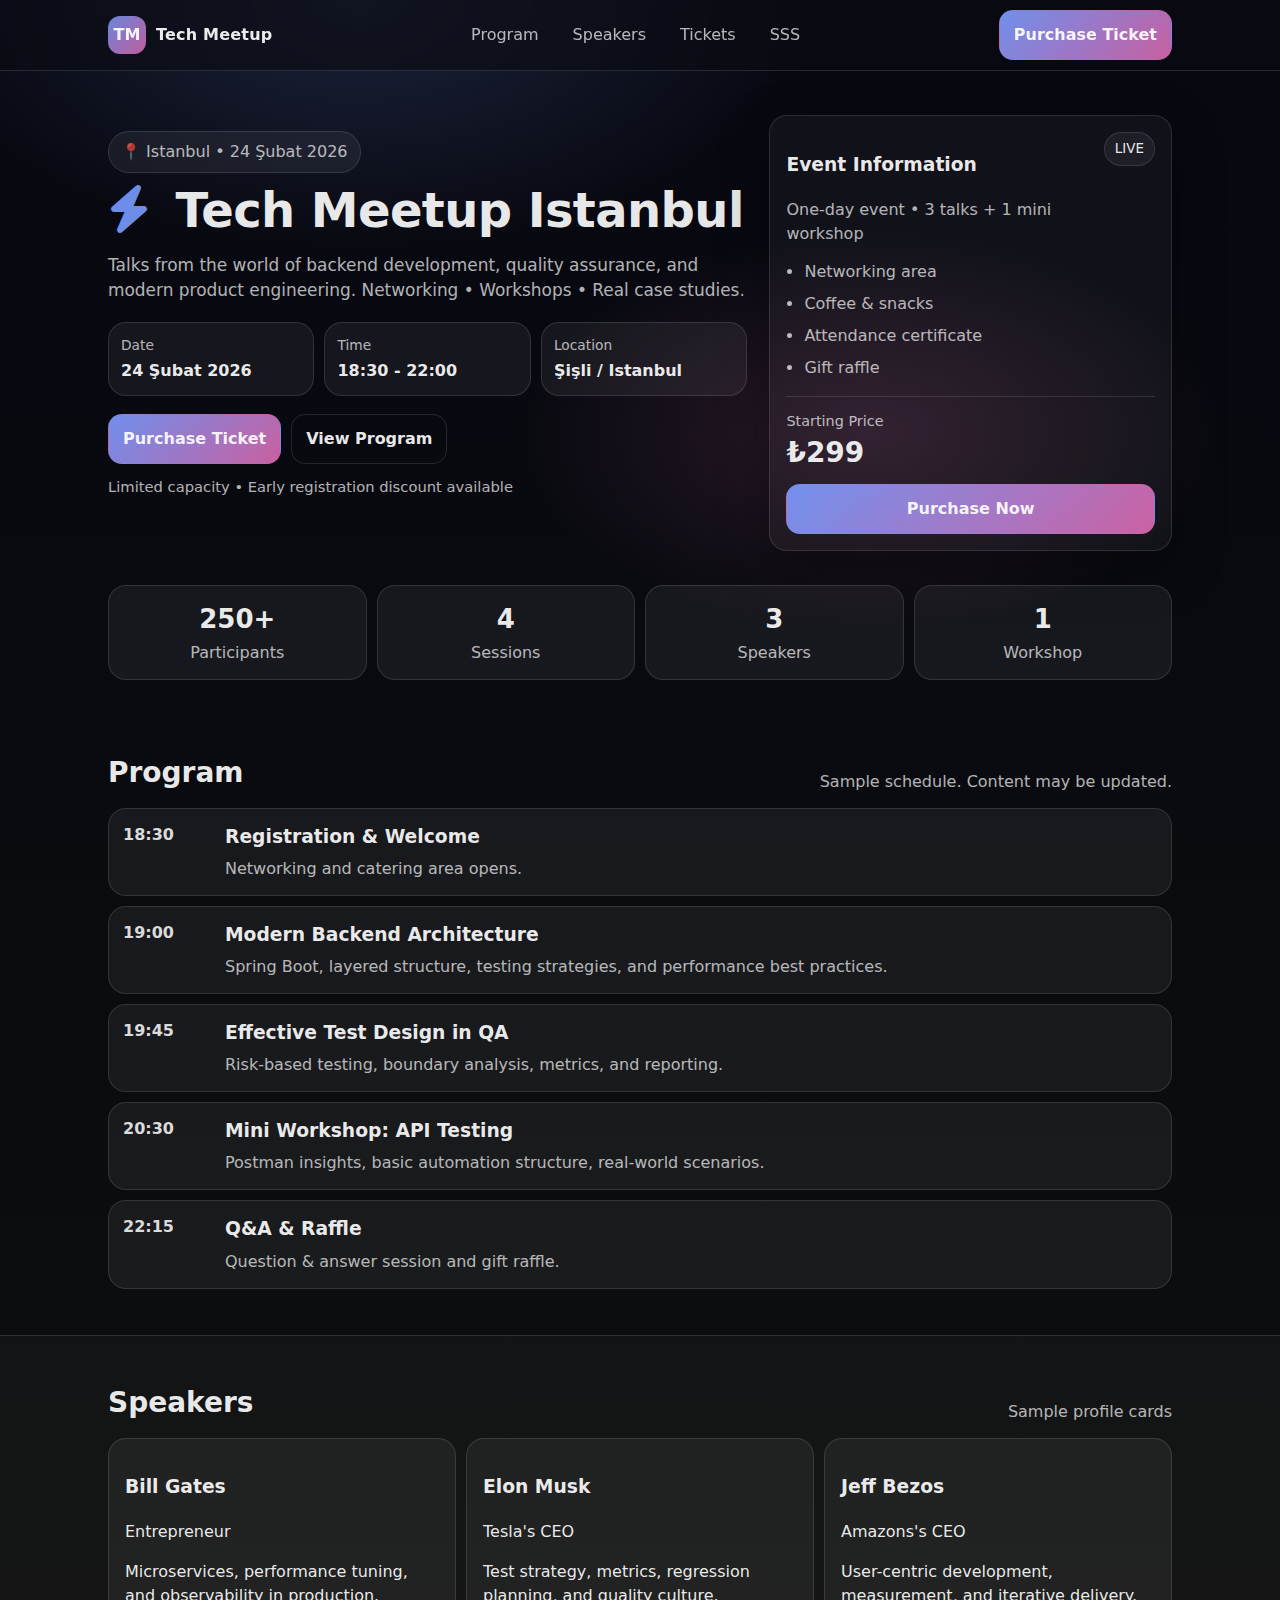
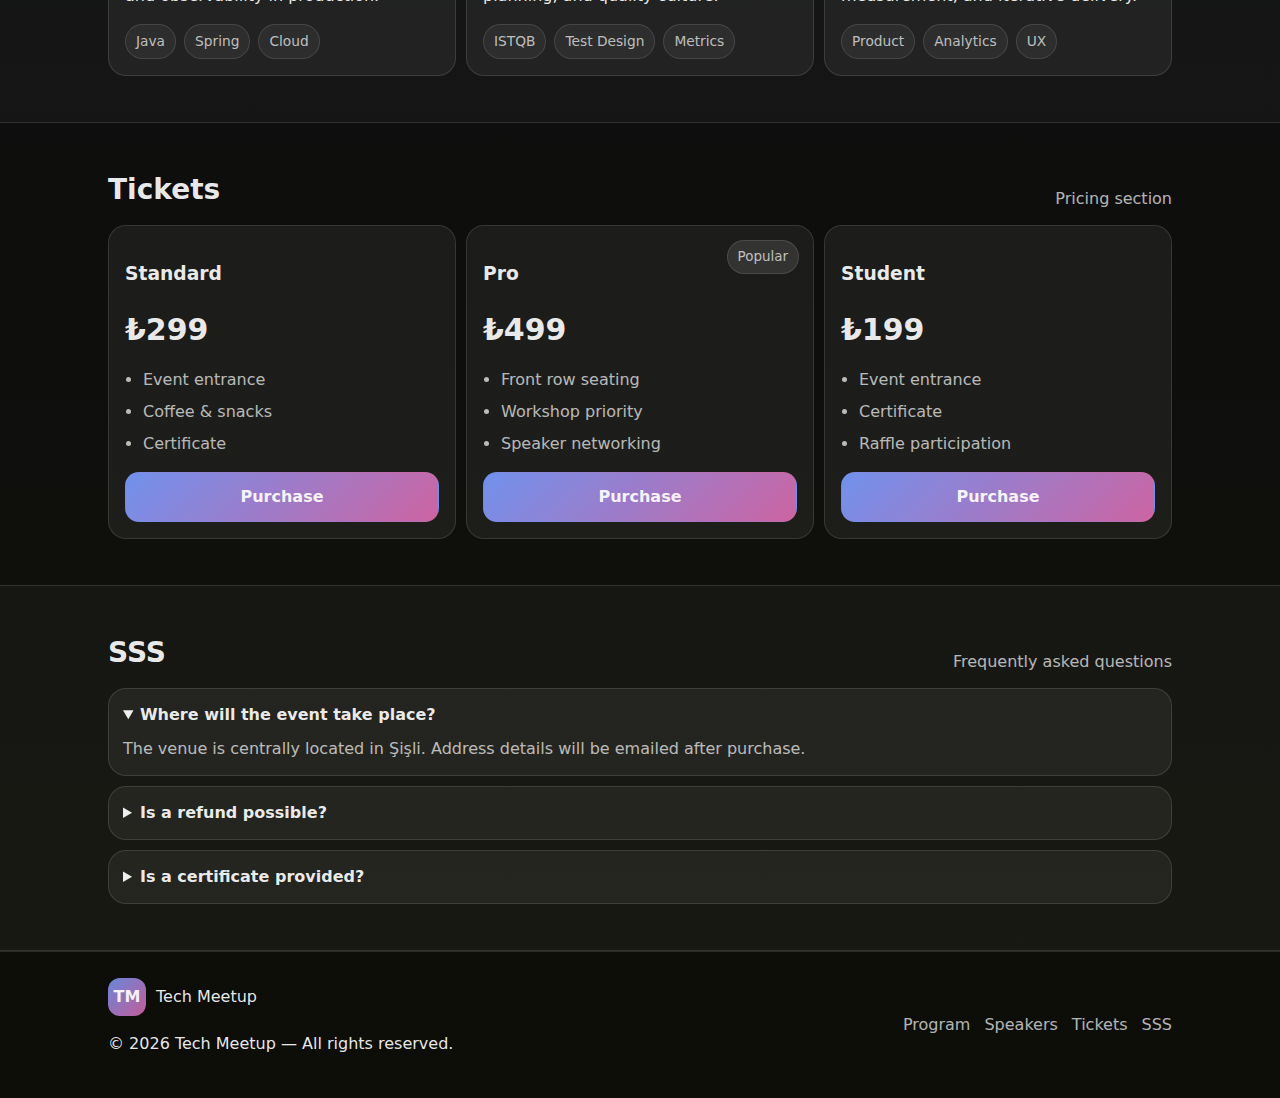
<file: index.html>
<!DOCTYPE html>
<html lang="en">
<head>
    <meta charset="UTF-8">
    <meta name="viewport" content="width=device-width, initial-scale=1.0">
    <title>Tech Meetup Istanbul • Event</title>
    <link rel="icon" href="data:image/svg+xml,%3Csvg xmlns='http://www.w3.org/2000/svg' viewBox='0 0 100 100'%3E%3Crect width='100' height='100' fill='%230d1321'/%3E%3Ctext x='50' y='62' font-size='54' text-anchor='middle' fill='white' font-family='Arial, sans-serif'%3ETM%3C/text%3E%3C/svg%3E">
    <link rel="stylesheet" href="style.css">
    <link rel="stylesheet" href="https://cdnjs.cloudflare.com/ajax/libs/font-awesome/6.5.2/css/all.min.css" referrerpolicy="no-referrer">
</head>
<body>

    <!--Topbar-->
    <header class="topbar">
        <div class="container topbar__inner">
            <a class="brand" href="#">
                <span class="brand__logo">TM</span>
                <span class="brand__title">Tech Meetup</span>
            </a>

            <nav class="nav" aria-label="Main Navigation">
                <a href="#program">Program</a>
                <a href="#speakers">Speakers</a>
                <a href="#tickets">Tickets</a>
                <a href="#FAQ">SSS</a>
            </nav>

            <a class="btn btn--primary" href="cardPayment.html">
                Purchase Ticket
            </a>
        </div>
    </header>

    <main id="main-content">
        <!--Hero-->
        <section class="hero">
            <div class="container hero__grid">

            <!--Hero Content-->
            <div class="hero__content">
                <p class="badge">📍 Istanbul • 24 Şubat 2026</p>
                <h1><i class="fa-solid fa-bolt title-icon" aria-hidden="true"></i> Tech Meetup Istanbul</h1>

                <p class="lead">
                    Talks from the world of backend development, quality assurance, and modern product engineering.  
                    Networking • Workshops • Real case studies.
                </p>

                <div class="hero__meta">
                    <div class="metaCard">
                        <div class="metaCard__title">Date</div>
                        <div class="metaCard__value">24 Şubat 2026</div>
                    </div>

                    <div class="metaCard">
                        <div class="metaCard__title">Time</div>
                        <div class="metaCard__value">18:30 - 22:00</div>
                    </div>

                    <div class="metaCard">
                        <div class="metaCard__title">Location</div>
                        <div class="metaCard__value">Şişli / Istanbul</div>
                    </div>
                </div>

                <div class="hero__actions">
                    <a class="btn btn--primary" href="cardPayment.html">
                        Purchase Ticket
                    </a>
                    <a class="btn btn--ghost" href="#program">View Program</a>
                </div>

                <p class="hint">Limited capacity • Early registration discount available</p>
            </div>

            <!--Hero Event Card-->
            <div class="hero__card">
                <div class="eventCard">
                    <div class="eventCard__header flex-between">
                        <div>
                            <h3>Event Information</h3>
                            <p>One-day event • 3 talks + 1 mini workshop</p>
                        </div>
                        <div class="pill">LIVE</div>
                    </div>

                    <ul class="checklist">
                        <li>Networking area</li>
                        <li>Coffee & snacks</li>
                        <li>Attendance certificate</li>
                        <li>Gift raffle</li>
                    </ul>

                    <div class="divider"></div>

                    <div class="priceRow">
                        <div>
                            <div class="priceRow__label">Starting Price</div>
                            <div class="priceRow__price">₺299</div>
                        </div>
                        <a class="btn btn--primary btn--full" href="cardPayment.html">
                            Purchase Now
                        </a>
                    </div>
                </div>
            </div>

            </div>
        </section>

    <!--Stats-->
        <section class="stats">
            <div class="container stats__grid grid-3">
            <div class="stat">
                <div class="stat__num">250+</div>
                <div class="stat__label">Participants</div>
            </div>

            <div class="stat">
                <div class="stat__num">4</div>
                <div class="stat__label">Sessions</div>
            </div>

            <div class="stat">
                <div class="stat__num">3</div>
                <div class="stat__label">Speakers</div>
            </div>

            <div class="stat">
                <div class="stat__num">1</div>
                <div class="stat__label">Workshop</div>
            </div>
        </div>
    </section>

    <!--Program-->
    <section class="section" id="program">
        <div class="container">

            <div class="sectionHead flex-between">
                <h2>Program</h2>
                <p>Sample schedule. Content may be updated.</p>
            </div>

            <div class="timeline">

                <div class="slot">
                    <div class="slot__time">18:30</div>
                    <div class="slot__body">
                        <h3>Registration & Welcome</h3>
                        <p>Networking and catering area opens.</p>
                    </div>
                </div>

                <div class="slot">
                    <div class="slot__time">19:00</div>
                    <div class="slot__body">
                        <h3>Modern Backend Architecture</h3>
                        <p>Spring Boot, layered structure, testing strategies, and performance best practices.</p>
                    </div>
                </div>

                <div class="slot">
                    <div class="slot__time">19:45</div>
                    <div class="slot__body">
                        <h3>Effective Test Design in QA</h3>
                        <p>Risk-based testing, boundary analysis, metrics, and reporting.</p>
                    </div>
                </div>

                <div class="slot">
                    <div class="slot__time">20:30</div>
                    <div class="slot__body">
                        <h3>Mini Workshop: API Testing</h3>
                        <p>Postman insights, basic automation structure, real-world scenarios.</p>
                    </div>
                </div>

                <div class="slot">
                    <div class="slot__time">22:15</div>
                    <div class="slot__body">
                        <h3>Q&A & Raffle</h3>
                        <p>Question & answer session and gift raffle.</p>
                    </div>
                </div>

            </div>
        </div>
    </section>

    <!--Speakers-->
    <section class="section section--alt" id="speakers">
        <div class="container">

            <div class="sectionHead flex-between">
                <h2>Speakers</h2>
                <p>Sample profile cards</p>
            </div>

            <div class="grid3 grid-3">

                <article class="card">
                    <h3>Bill Gates</h3>
                    <p class="muted">Entrepreneur</p>
                    <p>Microservices, performance tuning, and observability in production.</p>
                    <div class="tags">
                        <span class="tag">Java</span>
                        <span class="tag">Spring</span>
                        <span class="tag">Cloud</span>
                    </div>
                </article>

                <article class="card">
                    <h3>Elon Musk</h3>
                    <p class="muted">Tesla's CEO</p>
                    <p>Test strategy, metrics, regression planning, and quality culture.</p>
                    <div class="tags">
                        <span class="tag">ISTQB</span>
                        <span class="tag">Test Design</span>
                        <span class="tag">Metrics</span>
                    </div>
                </article>

                <article class="card">
                    <h3>Jeff Bezos</h3>
                    <p class="muted">Amazons's CEO</p>
                    <p>User-centric development, measurement, and iterative delivery.</p>
                    <div class="tags">
                        <span class="tag">Product</span>
                        <span class="tag">Analytics</span>
                        <span class="tag">UX</span>
                    </div>
                </article>

            </div>
        </div>
    </section>

    <!--Tickets-->
    <section class="section" id="tickets">
        <div class="container">

            <div class="sectionHead flex-between">
                <h2>Tickets</h2>
                <p>Pricing section</p>
            </div>

            <div class="pricing grid-3">

                <article class="priceCard">
                    <h3>Standard</h3>
                    <p class="price">₺299</p>
                    <ul class="bullets">
                        <li>Event entrance</li>
                        <li>Coffee & snacks</li>
                        <li>Certificate</li>
                    </ul>
                    <a class="btn btn--primary btn--full" href="cardPayment.html">
                        Purchase
                    </a>
                </article>

                <article class="priceCard priceCard--highlight">
                    <div class="ribbon">Popular</div>
                    <h3>Pro</h3>
                    <p class="price">₺499</p>
                    <ul class="bullets">
                        <li>Front row seating</li>
                        <li>Workshop priority</li>
                        <li>Speaker networking</li>
                    </ul>
                    <a class="btn btn--primary btn--full" href="cardPayment.html">          
                        Purchase
                    </a>
                </article>

                <article class="priceCard">
                    <h3>Student</h3>
                    <p class="price">₺199</p>
                    <ul class="bullets">
                        <li>Event entrance</li>
                        <li>Certificate</li>
                        <li>Raffle participation</li>
                    </ul>
                    <a class="btn btn--primary btn--full" href="cardPayment.html">
                        Purchase
                    </a>
                </article>

            </div>
        </div>
    </section>

    <!--FAQ-->
    <section class="section section--alt" id="FAQ">
        <div class="container">

            <div class="sectionHead flex-between">
                <h2>SSS</h2>
                <p>Frequently asked questions</p>
            </div>

            <div class="FAQ">

                <details class="qa" open>
                    <summary>Where will the event take place?</summary>
                    <p>The venue is centrally located in Şişli. Address details will be emailed after purchase.</p>
                </details>

                <details class="qa">
                    <summary>Is a refund possible?</summary>
                    <p>Refunds are available up to 48 hours before the event.</p>
                </details>

                <details class="qa">
                    <summary>Is a certificate provided?</summary>
                    <p>Yes! A digital attendance certificate is provided.</p>
                </details>

            </div>
        </div>
    </section>
    </main>

    <!--Footer-->
    <footer class="footer">
        <div class="container footer__grid flex-between">
            <div>
                <div class="brand brand--footer">
                    <span class="brand__logo">TM</span>
                    <span class="brand__text">Tech Meetup</span>
                </div>
                <p class="muted">© 2026 Tech Meetup — All rights reserved.</p>
            </div>

            <div class="footer__links">
                <a href="#program">Program</a>
                <a href="#speakers">Speakers</a>
                <a href="#tickets">Tickets</a>
                <a href="#FAQ">SSS</a>
            </div>
        </div>
    </footer>
</body>
</html>
</file>
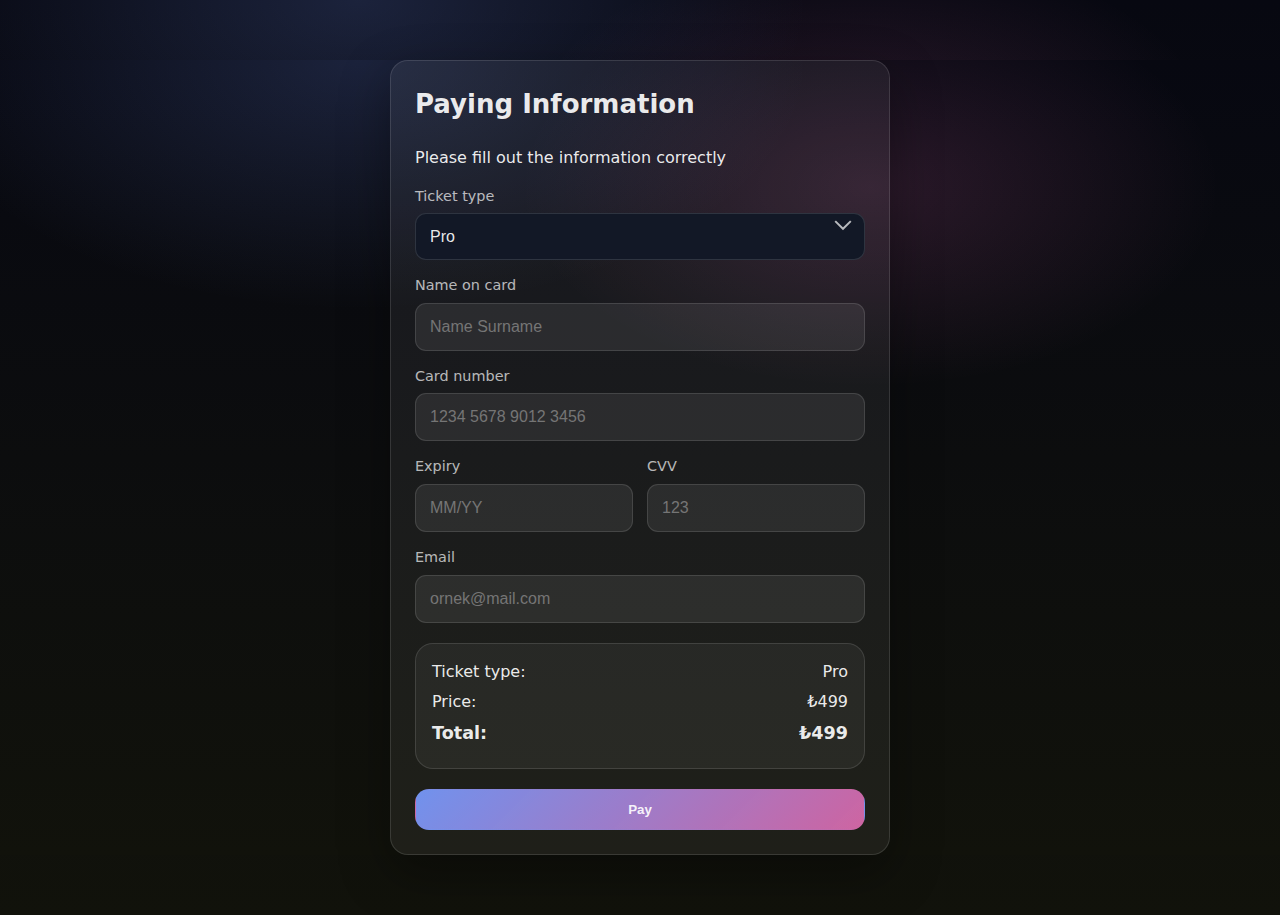
<file: cardPayment.html>
<!DOCTYPE html> 
<html lang="en">
<head>
    <meta charset="UTF-8">
    <meta name="viewport" content="width=device-width, initial-scale=1.0">
    <title>Credit Card Information •Paying</title>
    <link rel="stylesheet" href="style.css">

    <style>
        .pay-container{
            max-width: 500px;
            margin: 60px auto;
            padding: 24px;
            border-radius: var(--radius);
            background: var(--panel);
            border: 1px solid var(--line);
            box-shadow: var(--shadow);
        }
        .pay-container h2{
            margin-top: 0;
            font-size: 26px;
        }
        .form-group{
            margin-bottom: 15px;
        }
        .form-group label{
            display: block;
            margin-bottom: 6px;
            font-size: .9rem;
            color: var(--muted);
        }
        .input {
            width: 100%;
            padding: 14px;
            border-radius: 11px;
            background: rgba(255,255,255,0.08);
            border: 1px solid var(--line);
            color: var(--text);
            font-size: 1rem;
        }

        select.input {
            background-color: #121826;
            appearance: none;
            padding-right: 44px;
        }

        select.input option {
            background-color: #121826;
            color: #f5f7ff;
        }

        .select-wrap {
            position: relative;
        }

        .select-wrap::after {
            content: "";
            position: absolute;
            right: 16px;
            top: 50%;
            width: 10px;
            height: 10px;
            border-right: 2px solid var(--muted);
            border-bottom: 2px solid var(--muted);
            transform: translateY(-60%) rotate(45deg);
            pointer-events: none;
        }

        .input:focus {
            outline: 2px solid rgba(120,155,255,.6);
        }

        .row-2 {
            display: grid;
            grid-template-columns: 1fr 1fr;
            gap: 14px;
        }

        .summary-box {
            margin: 20px 0;
            padding: 16px;
            border-radius: var(--radius);
            background: rgba(255,255,255,.05);
            border: 1px solid var(--line);
        }

        .summary-item {
            display: none;
        }

        .summary-item.is-active {
            display: block;
        }

        .summary-item div {
            display: flex;
            justify-content: space-between;
            margin-bottom: 6px;
        }

        .summary-item div:last-child {
            font-weight: bold;
            font-size: 1.1rem;
        }

        .summary-item + .summary-item {
            margin-top: 14px;
            padding-top: 14px;
            border-top: 1px solid var(--line);
        }

        .confirmation {
            display: none;
            text-align: center;
            padding: 18px 0 6px;
        }

        .confirmation.is-active {
            display: block;
        }

        .confirmation__icon {
            width: 64px;
            height: 64px;
            margin: 0 auto 14px;
            border-radius: 50%;
            border: 2px solid rgba(120,155,255,.6);
            display: grid;
            place-items: center;
            font-size: 28px;
        }

        .confirmation__actions {
            margin-top: 16px;
        }

    </style>
</head>
<body>

    <div class="container">
        <div class="pay-container">

            <h2>Paying Information</h2>
            <p class="muted">Please fill out the information correctly</p>
            <form id="payment-form" autocomplete="on">
                <div class="form-group select-wrap">
                    <label for="ticket-type">Ticket type</label>
                    <select class="input" id="ticket-type" name="ticketType" required>
                        <option value="pro">Pro</option>
                        <option value="standard">Standard</option>
                        <option value="student">Student</option>
                    </select>
                </div>

                <div class="form-group">
                    <label for="card-name">Name on card</label>
                    <input type="text" class="input" id="card-name" name="cardName" placeholder="Name Surname" autocomplete="cc-name" required>
                </div>
                <div class="form-group">
                    <label for="card-number">Card number</label>
                    <input type="tel" class="input" id="card-number" name="cardNumber" inputmode="numeric" maxlength="19" placeholder="1234 5678 9012 3456" autocomplete="cc-number" required>
                </div>

                <div class="row-2">
                    <div class="form-group">
                        <label for="expiry">Expiry</label>
                        <input type="text" class="input" id="expiry" name="expiry" inputmode="numeric" maxlength="5" placeholder="MM/YY" autocomplete="cc-exp" required>
                    </div>

                    <div class="form-group">
                        <label for="cvv">CVV</label>
                        <input type="password" class="input" id="cvv" name="cvv" inputmode="numeric" maxlength="4" placeholder="123" autocomplete="cc-csc" required>
                    </div>
                </div>

                <div class="form-group">
                    <label for="email">Email</label>
                    <input type="email" class="input" id="email" name="email" placeholder="ornek@mail.com" autocomplete="email" required>
                </div>

            <div class="summary-box">
                <div class="summary-item is-active" data-ticket="pro">
                    <div><span>Ticket type:</span><span>Pro</span></div>
                    <div><span>Price:</span><span>₺499</span></div>
                    <div><span>Total:</span><span>₺499</span></div>
                </div>

                <div class="summary-item" data-ticket="standard">
                    <div><span>Ticket type:</span><span>Standard</span></div>
                    <div><span>Price:</span><span>₺299</span></div>
                    <div><span>Total:</span><span>₺299</span></div>
                </div>

                <div class="summary-item" data-ticket="student">
                    <div><span>Ticket type:</span><span>Student</span></div>
                    <div><span>Price:</span><span>₺199</span></div>
                    <div><span>Total:</span><span>₺199</span></div>
                </div>
            </div>
            <button type="submit" class="btn btn--primary btn--full">Pay</button>
            </form>

            <div class="confirmation" id="payment-confirmation" aria-live="polite">
                <div class="confirmation__icon">✓</div>
                <h2>Payment Confirmed</h2>
                <p class="muted">Thank you! Your ticket details have been sent to your email.</p>
                <div class="confirmation__actions">
                    <a class="btn btn--ghost btn--full" href="index.html">Back to Event Page</a>
                </div>
            </div>
        </div>
    </div>
    <script>
        const ticketTypeSelect = document.getElementById("ticket-type");
        const summaryItems = document.querySelectorAll(".summary-item");
        const paymentForm = document.getElementById("payment-form");
        const confirmation = document.getElementById("payment-confirmation");

        const setActiveSummary = (value) => {
            summaryItems.forEach((item) => {
                item.classList.toggle("is-active", item.dataset.ticket === value);
            });
        };

        ticketTypeSelect.addEventListener("change", (event) => {
            setActiveSummary(event.target.value);
        });
 
        paymentForm.addEventListener("submit", (event) => {
            event.preventDefault();
            paymentForm.style.display = "none";
            confirmation.classList.add("is-active");  
        });
    </script>
</body>
</html>
</file>
<file: style.css>
:root {
  --bg: #11120b;
  --panel: rgba(255,255,255,.06);
  --panel2: rgba(255,255,255,.10);
  --text: rgba(255,255,255,.92);
  --muted: rgba(255,255,255,.70);
  --line: rgba(255,255,255,.12);
  --shadow: 0 18px 50px rgba(0,0,0,.35);
  --radius: 18px;
  --max: 1100px;
}

html, body {
  margin:0; padding:0;
  font-family: system-ui, -apple-system, Segoe UI, Roboto, Arial, sans-serif;
  color: var(--text);
  line-height: 1.5;
  background:
    radial-gradient(900px 500px at 20% 0%, rgba(120,155,255,.18), transparent 50%),
    radial-gradient(700px 400px at 80% 10%, rgba(255,120,200,.14), transparent 50%),
    linear-gradient(180deg, #070811, var(--bg));
  background-size: 140% 140%, 160% 160%, 100% 100%;
  background-position: 0% 0%, 100% 0%, 0 0;
  animation: bg-drift 18s ease-in-out infinite;
}

@keyframes bg-drift {
  0% { background-position: 0% 0%, 100% 0%, 0 0; }
  50% { background-position: 60% 20%, 40% 30%, 0 0; }
  100% { background-position: 0% 0%, 100% 0%, 0 0; }
}

@media (prefers-reduced-motion: reduce) {
  html, body {
    animation: none;
  }
}

* { box-sizing: border-box; }

a { color: inherit; text-decoration:none }
.container { max-width: var(--max); margin:0 auto; padding:0 18px }

.surface {
  border: 1px solid var(--line);
  background: var(--panel);
  border-radius: var(--radius);
}

.flex-between {
  display:flex;
  align-items:center;
  justify-content:space-between;
  gap:12px;
}

.grid-3 {
  display:grid;
  gap:10px;
  grid-template-columns: repeat(3, 1fr);
}

.grid-2 {
  display:grid;
  gap:10px;
  grid-template-columns: repeat(2, 1fr);
}

.rounded { border-radius: var(--radius); }

.clickable:hover {
  background: var(--panel2);
  transform: translateY(-2px);
}

.clickable:focus-visible {
  outline:2px solid rgba(120,155,255,.5);
  outline-offset:2px;
}


.topbar {
  position: sticky;
  top:0;
  z-index:10;
  backdrop-filter: blur(14px);
  background: rgba(10,12,18,.65);
  border-bottom: 1px solid var(--line);
}
.topbar__inner {
  height:70px;
  display:flex;
  align-items:center;
  justify-content:space-between;
  gap:14px;
}

.brand {
  display:flex;
  align-items:center;
  gap:10px;
}

.brand__logo {
  width:38px;
  height:38px;
  border-radius:12px;
  display:grid;
  place-items:center;
  background: linear-gradient(135deg, rgba(120,155,255,.85), rgba(255,120,200,.75));
  font-weight:800;
}

.brand__title {
  font-weight:700;
  letter-spacing:.2px;
}

.nav {
  display:flex;
  gap:14px;
  flex-wrap:wrap;
}
.nav a {
  padding:8px 10px;
  border-radius:12px;
  color: var(--muted);
}
.nav a:hover {
  background: var(--panel);
  color: var(--text);
}

.btn {
  display:inline-flex;
  align-items:center;
  justify-content:center;
  padding:12px 14px;
  border-radius:14px;
  border:1px solid var(--line);
  background: var(--panel);
  color: var(--text);
  font-weight:650;
  transition: transform .12s ease;
}
.btn:hover { transform: translateY(-1px); background: var(--panel2) }

.btn--primary {
  border-color:transparent;
  background: linear-gradient(135deg, rgba(120,155,255,.92), rgba(255,120,200,.78));
}
.btn--ghost { background:transparent }
.btn--full { width:100% }

.hero { padding:44px 0 24px }

.hero__grid {
  display:grid;
  grid-template-columns: 1.35fr .85fr;
  gap:22px;
  align-items:start;
}

.badge {
  display:inline-flex;
  align-items:center;
  gap:8px;
  padding:8px 12px;
  border:1px solid var(--line);
  background: var(--panel);
  border-radius:999px;
  color: var(--muted);
  margin-bottom:12px;
}

.hero h1 {
  margin:0 0 10px;
  font-size:clamp(32px, 4vw, 48px);
  line-height:1.06;
  letter-spacing:-0.6px;
}

.title-icon {
  margin-right: 10px;
  color: rgba(120,155,255,.92);
}

.lead {
  margin-bottom:16px;
  color:var(--muted);
  font-size:1.06rem;
}

.hero__meta {
  display:grid;
  grid-template-columns: repeat(3, 1fr);
  gap:10px;
  margin:18px 0;
}

.metaCard {
  border: 1px solid var(--line);
  background: var(--panel);
  border-radius: var(--radius);
  padding:12px;
}
.metaCard__title { color:var(--muted); font-size:.86rem }
.metaCard__value { font-weight:750; margin-top:4px }

.hero__actions {
  display:flex;
  gap:10px;
  flex-wrap:wrap;
}

.hint { margin-top:12px; color:var(--muted); font-size:.92rem }

.eventCard {
  border: 1px solid var(--line);
  border-radius: var(--radius);
  padding:16px;
  background: rgba(255,255,255,.04);
  box-shadow: var(--shadow);
}

.eventCard__header { display:flex; justify-content:space-between; gap:12px; align-items:flex-start }
.eventCard__header p { color:var(--muted); margin:0 }

.pill {
  padding:6px 10px;
  border-radius:999px;
  border:1px solid var(--line);
  background: var(--panel);
  font-size:.84rem;
}

.checklist {
  margin-top:14px;
  padding-left:18px;
  color:var(--muted);
}
.checklist li { margin:8px 0 }

.divider {
  height:1px;
  background:var(--line);
  margin:14px 0;
}

.priceRow {
  display:grid;
  gap:10px;
}
.priceRow__label { color:var(--muted); font-size:.9rem }
.priceRow__price { font-size:28px; font-weight:850 }

.stats { padding:10px 0 26px }
.stats__grid { grid-template-columns: repeat(4, 1fr) }

.stat {
  border: 1px solid var(--line);
  background: var(--panel);
  border-radius: var(--radius);
  padding:14px;
  text-align:center;
}

.stat__num { font-size:26px; font-weight:850 }
.stat__label { color:var(--muted); margin-top:2px }


.section { padding:46px 0 }
.section--alt {
  background: rgba(255,255,255,.03);
  border-top:1px solid var(--line);
  border-bottom:1px solid var(--line);
}

.sectionHead {
  display:flex;
  align-items:flex-end;
  justify-content:space-between;
  gap:12px;
  margin-bottom:14px;
}
.sectionHead h2 { margin:0; font-size:28px }
.sectionHead p { color:var(--muted); margin:0 }

.timeline { display:grid; gap:10px }

.slot {
  border: 1px solid var(--line);
  background: var(--panel);
  border-radius: var(--radius);
  display:grid;
  grid-template-columns: 90px 1fr;
  gap:12px;
  padding:14px;
}

.slot__time { font-weight:850; color:rgba(255,255,255,.85) }
.slot__body h3 { margin:0 0 6px }
.slot__body p { margin:0; color:var(--muted) }

.grid3 { display:grid; gap:10px; grid-template-columns: repeat(3, 1fr) }

.card {
  border: 1px solid var(--line);
  background: var(--panel);
  border-radius: var(--radius);
  padding:16px;
}

.tags {
  display:flex;
  flex-wrap:wrap;
  gap:8px;
  margin-top:10px;
}

.tag {
  padding:6px 10px;
  border-radius:999px;
  border:1px solid var(--line);
  background: rgba(255,255,255,.05);
  font-size:.86rem;
  color:var(--muted);
}

.pricing { display:grid; gap:10px; grid-template-columns: repeat(3, 1fr) }

.priceCard {
  border: 1px solid var(--line);
  background: var(--panel);
  border-radius: var(--radius);
  position:relative;
  padding:16px;
  transition: transform .2s ease, box-shadow .2s ease;
}

.priceCard:hover {
  transform: translateY(-8px) scale(1.02);
  box-shadow: 0 25px 60px rgba(255,255,255,.25);
}

.price { margin:0 0 10px; font-size:30px; font-weight:900 }

.bullets { padding-left:18px; color:var(--muted) }
.bullets li { margin:8px 0 }

.ribbon {
  position:absolute;
  top:14px; right:14px;
  padding:6px 10px;
  border-radius:999px;
  border:1px solid var(--line);
  background: var(--panel2);
  font-size:.84rem;
  color:var(--muted);
}

.FAQ {
  display:grid;
  gap:10px;
}

.qa {
  border: 1px solid var(--line);
  background: var(--panel);
  border-radius: var(--radius);
  padding:14px;
}

.qa summary {
  cursor:pointer;
  font-weight:750;
}

.qa p { margin:10px 0 0; color:var(--muted) }

.footer {
  padding:26px 0;
  border-top:1px solid var(--line);
  background: rgba(0,0,0,.20);
}

.footer__grid { display:flex; justify-content:space-between; align-items:center; gap:12px; flex-wrap:wrap }
.footer__links { display:flex; gap:14px; color:var(--muted) }
.footer__links a:hover { color:var(--text) }


@media (max-width: 960px) {
  .hero__grid { grid-template-columns:1fr }
  .hero__meta { grid-template-columns:1fr }
  .stats__grid { grid-template-columns:repeat(2, 1fr) }
  .grid3, .pricing { grid-template-columns:1fr }
  .slot { grid-template-columns:1fr }
  .nav { display:none }
}


@media (prefers-reduced-motion: reduce) {
  * {
    animation: none !important;
    transition: none !important;
  }
}
</file>
